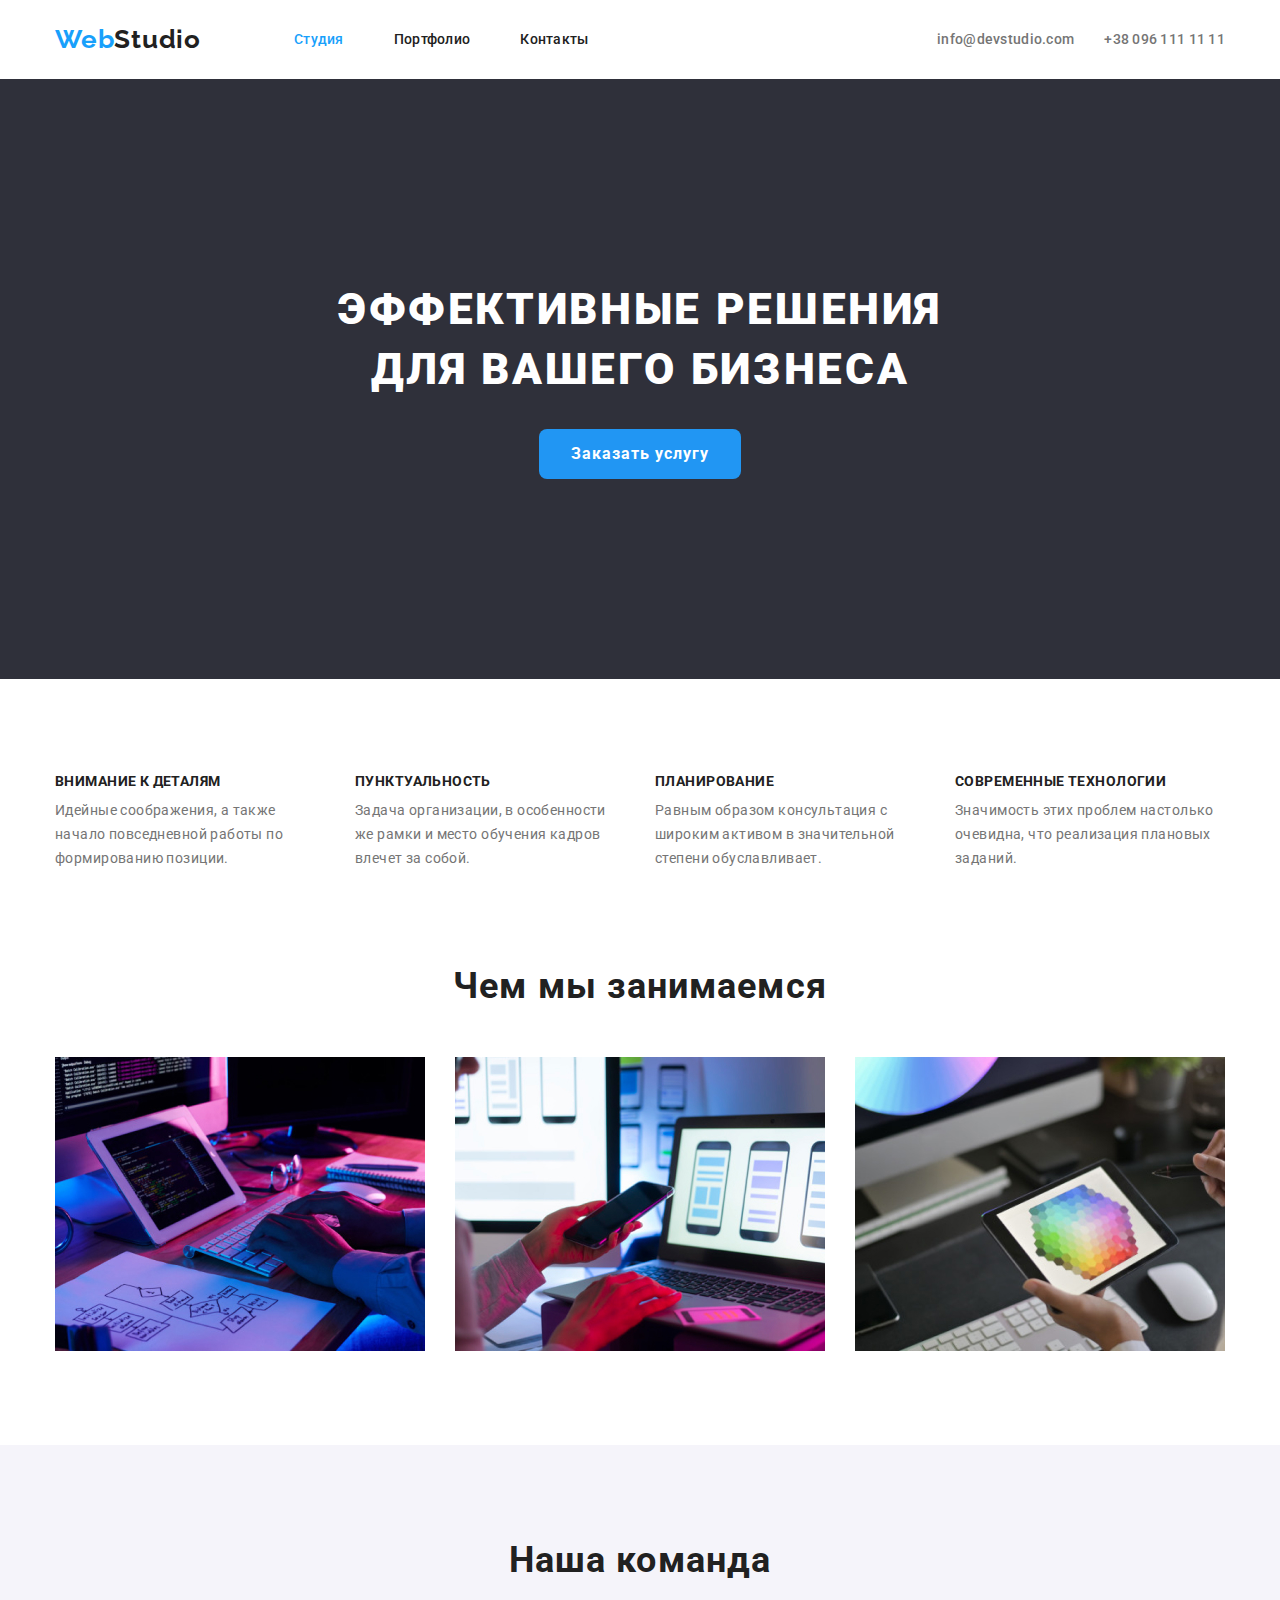
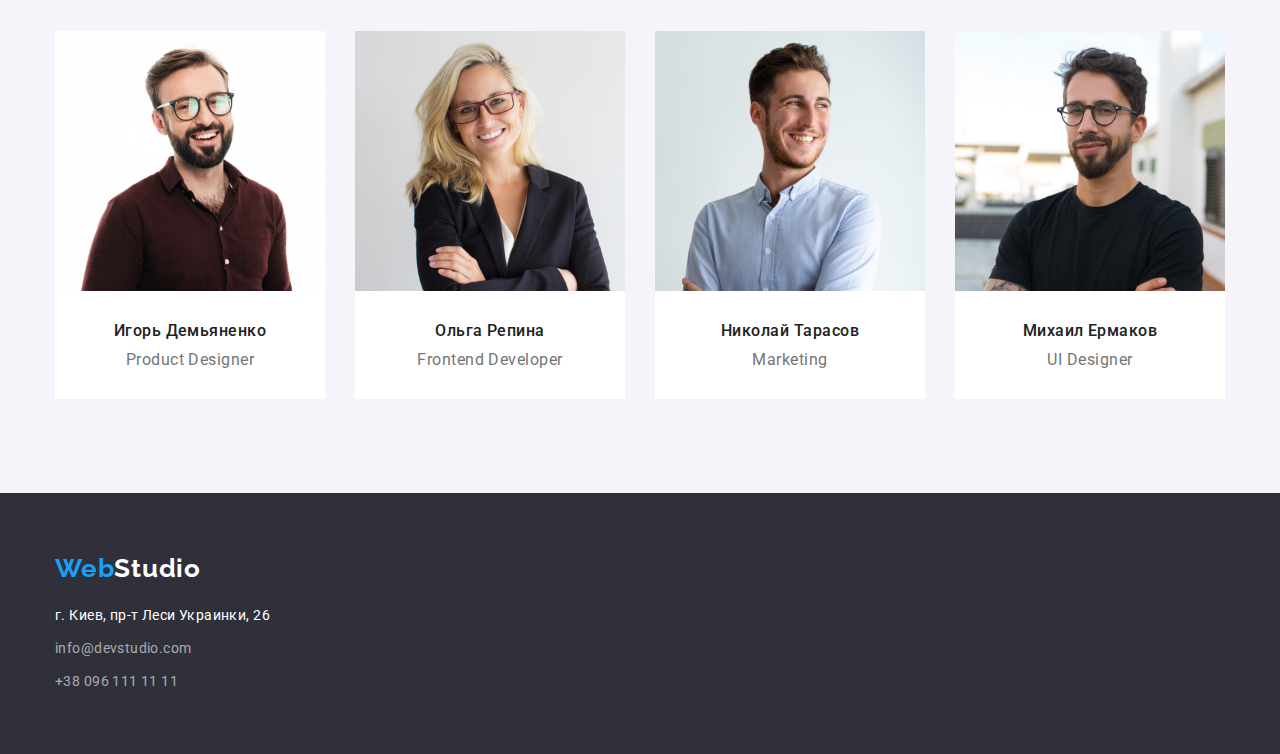
<file: index.html>
<!DOCTYPE html>
<html lang="ru">
  <head>
    <meta charset="UTF-8" />
    <meta name="viewport" content="width=device-width, initial-scale=1.0" />
    <title>Студия</title>
    <link
      rel="stylesheet"
      href="https://cdnjs.cloudflare.com/ajax/libs/modern-normalize/1.0.0/modern-normalize.css"
    />
    <link
      href="https://fonts.googleapis.com/css2?family=Raleway:wght@700&family=Roboto:wght@400;500;700&display=swap"
      rel="stylesheet"
    />
    <link rel="stylesheet" href="./css/styles.css" />
  </head>
  <body>
    <header class="header">
      <div class="container">
        <nav class="navigation">
          <a
            href="./index.html"
            class="logo link"
            aria-label="логотип веб студия"
          >
            <span class="logo-span">Web</span>Studio
          </a>
          <ul class="navigation-list list">
            <li class="navigation-list-item">
              <a href="./index.html" class="navigation-list-link link active">
                Студия
              </a>
            </li>
            <li class="navigation-list-item">
              <a href="./portfolio.html" class="navigation-list-link link">
                Портфолио
              </a>
            </li>
            <li class="navigation-list-item">
              <a href="" class="navigation-list-link link"> Контакты </a>
            </li>
          </ul>
        </nav>
        <address class="contacts">
          <ul class="contacts-list list">
            <li class="contacts-item">
              <a href="mailto:info@devstudio.com" class="contacts-link link">
                info@devstudio.com
              </a>
            </li>
            <li class="contacts-item">
              <a href="tel:+380961111111" class="contacts-link link"
                >+38 096 111 11 11</a
              >
            </li>
          </ul>
        </address>
      </div>
    </header>

    <main class="main">
      <!-- Hero -->
      <section class="hero">
        <div class="container">
          <h1 class="hero-title">Эффективные решения для вашего бизнеса</h1>
          <div class="center">
            <button type="button" class="hero-button">Заказать услугу</button>
          </div>
        </div>
      </section>
      <!-- Basis -->
      <section class="section basis">
        <div class="container">
          <h2 hidden>Базис нашей компании</h2>
          <ul class="basis-list list">
            <li class="basis-list-item">
              <!-- <img src="" alt="Космическая антенна" /> -->
              <h3 class="basis-subject">Внимание к деталям</h3>
              <p class="basis-description">
                Идейные соображения, а также начало повседневной работы по
                формированию позиции.
              </p>
            </li>
            <li class="basis-list-item">
              <!-- <img src="" alt="Циферблат" /> -->
              <h3 class="basis-subject">Пунктуальность</h3>
              <p class="basis-description">
                Задача организации, в особенности же рамки и место обучения
                кадров влечет за собой.
              </p>
            </li>
            <li class="basis-list-item">
              <!-- <img src="" alt="Графики" /> -->
              <h3 class="basis-subject">Планирование</h3>
              <p class="basis-description">
                Равным образом консультация с широким активом в значительной
                степени обуславливает.
              </p>
            </li>
            <li class="basis-list-item">
              <!-- <img src="" alt="Космонавт" /> -->
              <h3 class="basis-subject">Современные технологии</h3>
              <p class="basis-description">
                Значимость этих проблем настолько очевидна, что реализация
                плановых заданий.
              </p>
            </li>
          </ul>
        </div>
      </section>
      <!-- What we do -->
      <section class="section work">
        <div class="container">
          <h2 class="title">Чем мы занимаемся</h2>
          <ul class="work-list list">
            <li class="work-list-item">
              <img
                src="./images/what-we-do/box1.jpg"
                height="294"
                width="370"
                alt="Сотрудник пишет код"
              />
            </li>
            <li class="work-list-item">
              <img
                src="./images/what-we-do/box2.jpg"
                height="294"
                width="370"
                alt="Разработка приложений под мобильные устройства "
              />
            </li>
            <li class="work-list-item">
              <img
                src="./images/what-we-do/box3.jpg"
                height="294"
                width="370"
                alt="Сотрудник работает со стилями и световой палитрой"
              />
            </li>
          </ul>
        </div>
      </section>
      <!-- Our team -->
      <section class="section team">
        <div class="container">
          <h2 class="title">Наша команда</h2>
          <ul class="team-list list">
            <li class="team-list-item">
              <img
                src="./images/out-team/img-1.jpg"
                width="270"
                height="260"
                alt="Игорь Демьяненко"
              />
              <div class="team-content">
                <h3 class="team-subject">Игорь Демьяненко</h3>
                <p lang="en" class="team-description">Product Designer</p>
                <ul class="team-list-socials list">
                  <li class="team-socials-item">
                    <a class="team-socials-link" href=""></a>
                  </li>
                  <li class="team-socials-item">
                    <a class="team-socials-link" href=""></a>
                  </li>
                  <li class="team-socials-item">
                    <a class="team-socials-link" href=""></a>
                  </li>
                  <li class="team-socials-item">
                    <a class="team-socials-link" href=""></a>
                  </li>
                </ul>
              </div>
            </li>
            <li class="team-list-item">
              <img
                src="./images/out-team/img-2.jpg"
                width="270"
                height="260"
                alt="Ольга Репина"
              />
              <div class="team-content">
                <h3 class="team-subject">Ольга Репина</h3>
                <p lang="en" class="team-description">Frontend Developer</p>
                <ul class="team-list-socials list">
                  <li class="team-socials-item">
                    <a class="team-socials-link" href=""></a>
                  </li>
                  <li class="team-socials-item">
                    <a class="team-socials-link" href=""></a>
                  </li>
                  <li class="team-socials-item">
                    <a class="team-socials-link" href=""></a>
                  </li>
                  <li class="team-socials-item">
                    <a class="team-socials-link" href=""></a>
                  </li>
                </ul>
              </div>
            </li>
            <li class="team-list-item">
              <img
                src="./images/out-team/img-3.jpg"
                width="270"
                height="260"
                alt="Николай Тарасов"
              />
              <div class="team-content">
                <h3 class="team-subject">Николай Тарасов</h3>
                <p lang="en" class="team-description">Marketing</p>
                <ul class="team-list-socials list">
                  <li class="team-socials-item">
                    <a class="team-socials-link" href=""></a>
                  </li>
                  <li class="team-socials-item">
                    <a class="team-socials-link" href=""></a>
                  </li>
                  <li class="team-socials-item">
                    <a class="team-socials-link" href=""></a>
                  </li>
                  <li class="team-socials-item">
                    <a class="team-socials-link" href=""></a>
                  </li>
                </ul>
              </div>
            </li>
            <li class="team-list-item">
              <img
                src="./images/out-team/img-4.jpg"
                width="270"
                height="260"
                alt="Михаил Ермаков"
              />
              <div class="team-content">
                <h3 class="team-subject">Михаил Ермаков</h3>
                <p lang="en" class="team-description">UI Designer</p>
                <ul class="team-list-socials list">
                  <li class="team-socials-item">
                    <a class="team-socials-link" href=""></a>
                  </li>
                  <li class="team-socials-item">
                    <a class="team-socials-link" href=""></a>
                  </li>
                  <li class="team-socials-item">
                    <a class="team-socials-link" href=""></a>
                  </li>
                  <li class="team-socials-item">
                    <a class="team-socials-link" href=""></a>
                  </li>
                </ul>
              </div>
            </li>
          </ul>
        </div>
      </section>
    </main>

    <footer class="footer">
      <div class="container">
        <a
          class="footer-logo link"
          href="./index.html"
          aria-label="логотип веб студия"
        >
          <span class="logo-span">Web</span>Studio
        </a>
        <address class="contacts">
          <ul class="contacts-list list">
            <li class="contacts-item">
              <a
                class="contacts-map link"
                href="https://goo.gl/maps/jktWydV6EBxauZdx7"
                target="_blank"
              >
                г. Киев, пр-т Леси Украинки, 26
              </a>
            </li>
            <li class="contacts-item">
              <a href="mailto:info@devstudio.com" class="contacts-link link">
                info@devstudio.com
              </a>
            </li>
            <li class="contacts-item">
              <a href="tel:+380961111111" class="contacts-link link">
                +38 096 111 11 11
              </a>
            </li>
          </ul>
        </address>
      </div>
    </footer>
  </body>
</html>
</file>
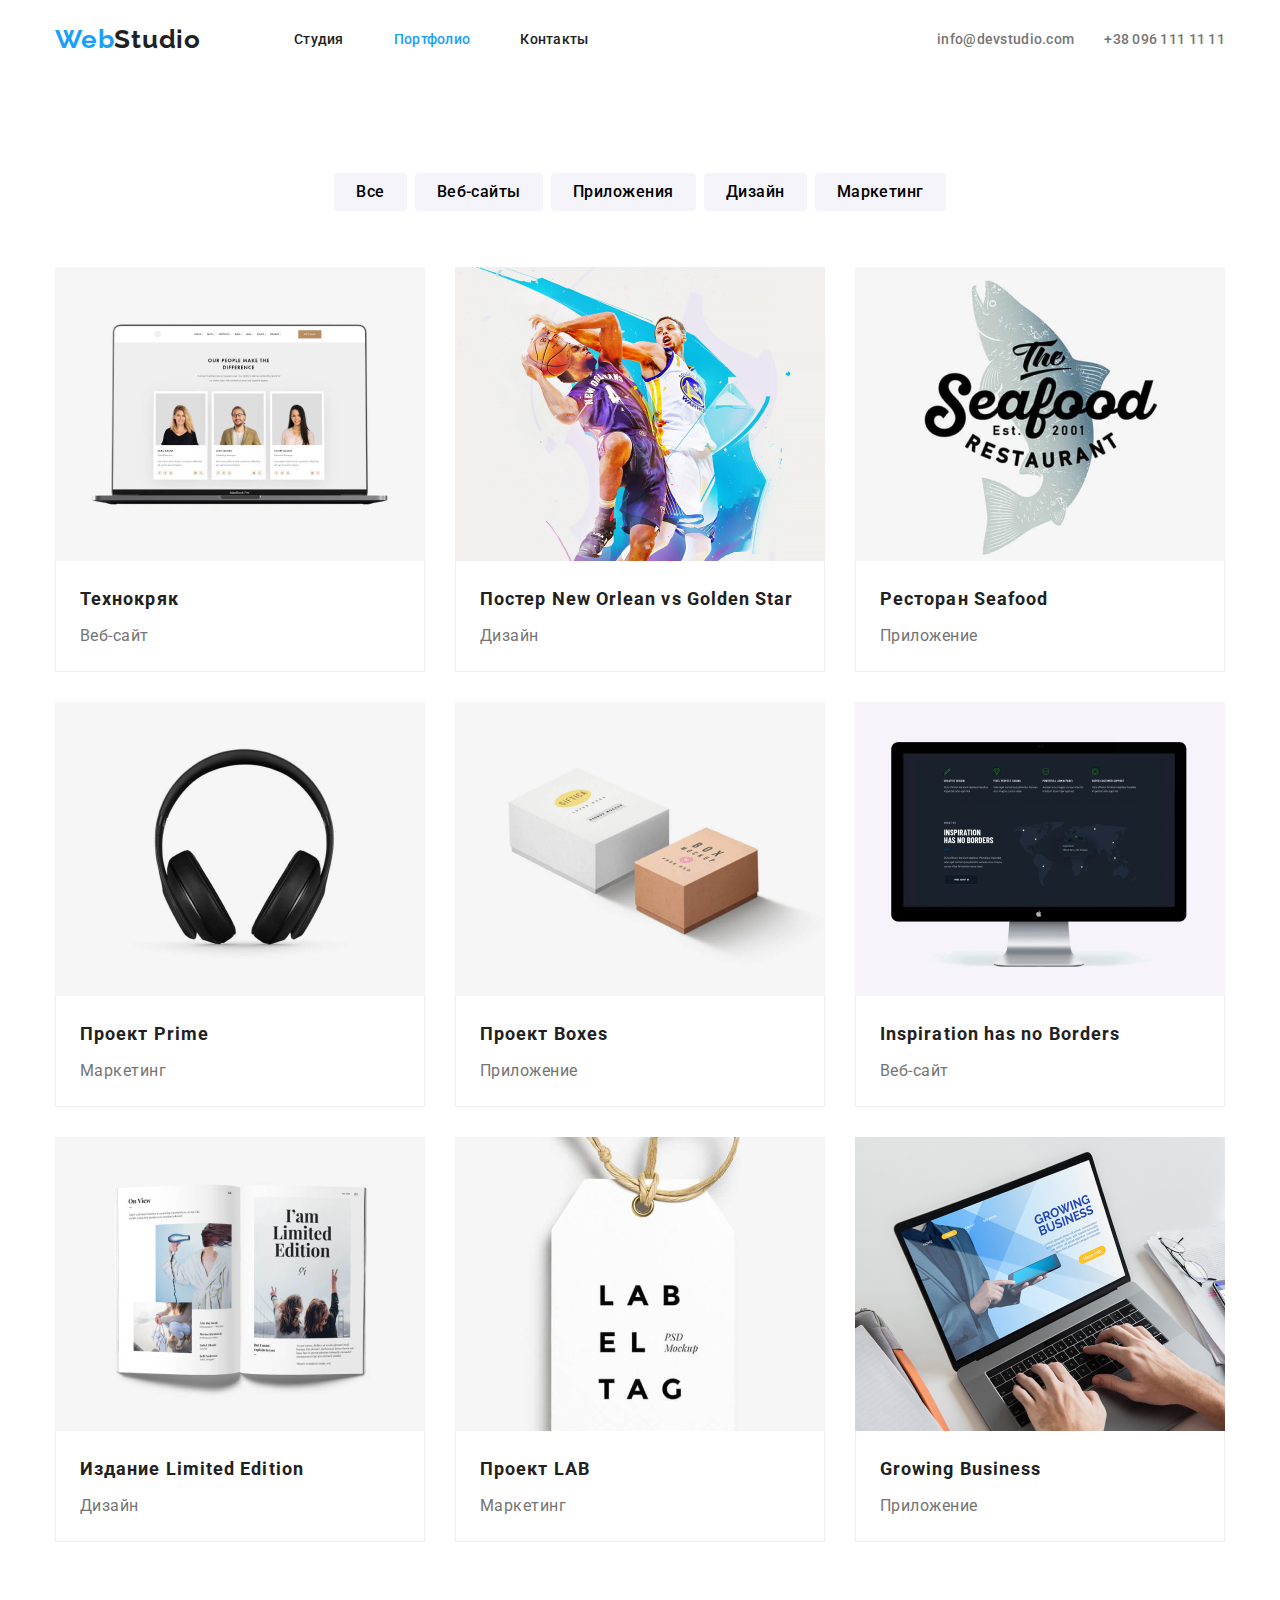
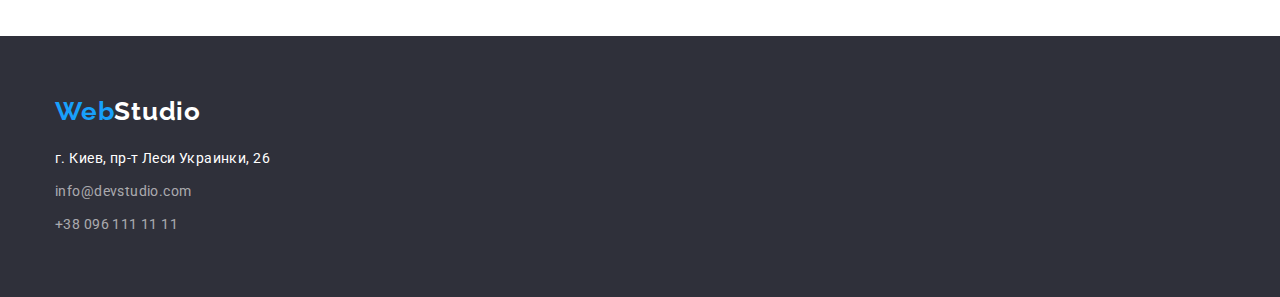
<file: portfolio.html>
<!DOCTYPE html>
<html lang="ru">
  <head>
    <meta charset="UTF-8" />
    <meta name="viewport" content="width=device-width, initial-scale=1.0" />
    <title>Портфолио</title>
    <link
      rel="stylesheet"
      href="https://cdnjs.cloudflare.com/ajax/libs/modern-normalize/1.0.0/modern-normalize.css"
    />
    <link
      href="https://fonts.googleapis.com/css2?family=Raleway:wght@700&family=Roboto:wght@400;500;700&display=swap"
      rel="stylesheet"
    />
    <link rel="stylesheet" href="./css/styles.css" />
  </head>
  <body>
    <header class="header">
      <div class="container">
        <nav class="navigation">
          <a
            href="./index.html"
            class="logo link"
            aria-label="логотип веб студия"
          >
            <span class="logo-span">Web</span>Studio
          </a>
          <ul class="navigation-list list">
            <li class="navigation-list-item">
              <a href="./index.html" class="navigation-list-link link">
                Студия
              </a>
            </li>
            <li class="navigation-list-item">
              <a
                href="./portfolio.html"
                class="navigation-list-link active link"
              >
                Портфолио
              </a>
            </li>
            <li class="navigation-list-item">
              <a href="" class="navigation-list-link link"> Контакты </a>
            </li>
          </ul>
        </nav>
        <address class="contacts">
          <ul class="contacts-list list">
            <li class="contacts-item">
              <a href="mailto:info@devstudio.com" class="contacts-link link">
                info@devstudio.com
              </a>
            </li>
            <li class="contacts-item">
              <a href="tel:+380961111111" class="contacts-link link"
                >+38 096 111 11 11</a
              >
            </li>
          </ul>
        </address>
      </div>
    </header>

    <!-- Our company project -->
    <main class="portfolio">
      <section class="portfolio-gallery container">
        <h1 hidden>Проекте нашей компаний</h1>
        <div class="portfolio-gallery-menu">
          <ul class="filter-list list">
            <li class="filter-list-item">
              <button class="button" type="button">Все</button>
            </li>
            <li class="filter-list-item">
              <button class="button" type="button">Веб-сайты</button>
            </li>
            <li class="filter-list-item">
              <button class="button" type="button">Приложения</button>
            </li>
            <li class="filter-list-item">
              <button class="button" type="button">Дизайн</button>
            </li>
            <li class="filter-list-item">
              <button class="button" type="button">Маркетинг</button>
            </li>
          </ul>
        </div>
        <div class="gallery">
          <ul class="project-list list">
            <li class="project-list-item">
              <img
                src="./images/projects/img1.jpg"
                height="294"
                width="370"
                alt="ноутбук на котором открыт веб-сайт и на глазном фоте 3 сотрудника компании "
              />
              <div class="project-content">
                <h2 class="project-subject">Технокряк</h2>
                <p class="project-subject-type">Веб-сайт</p>
                <!-- <p class="project-description">
                    Технокряк это современная площадка распространения коронавируса.
                    Компании используют эту платформу для цифрового шпионажа и атак на
                    защищённые сервера конкурентов.
                  </p> -->
              </div>
            </li>
            <li class="project-list-item">
              <img
                src="./images/projects/img2.jpg"
                height="294"
                width="370"
                alt="двое спортсменов играют баскетболе"
              />
              <div class="project-content">
                <h2 class="project-subject">
                  Постер <span lang="en">New Orlean vs Golden Star</span>
                </h2>
                <p class="project-subject-type">Дизайн</p>
                <!-- <p class="project-description">
                    Технокряк это современная площадка распространения коронавируса.
                    Компании используют эту платформу для цифрового шпионажа и атак на
                    защищённые сервера конкурентов.
                  </p> -->
              </div>
            </li>
            <li class="project-list-item">
              <img
                src="./images/projects/img3.jpg"
                height="294"
                width="370"
                alt="логотип компаний "
              />
              <div class="project-content">
                <h2 class="project-subject">
                  Ресторан <span lang="en">Seafood</span>
                </h2>
                <p class="project-subject-type">Приложение</p>
                <!-- <p class="project-description">
                    Технокряк это современная площадка распространения коронавируса.
                    Компании используют эту платформу для цифрового шпионажа и атак на
                    защищённые сервера конкурентов.
                  </p> -->
              </div>
            </li>
            <li class="project-list-item">
              <img
                src="./images/projects/img4.jpg"
                height="294"
                width="370"
                alt="большие черные наушники"
              />
              <div class="project-content">
                <h2 class="project-subject">
                  Проект <span lang="en">Prime</span>
                </h2>
                <p class="project-subject-type">Маркетинг</p>
                <!-- <p class="project-description">
                    Технокряк это современная площадка распространения коронавируса.
                    Компании используют эту платформу для цифрового шпионажа и атак на
                    защищённые сервера конкурентов.
                  </p> -->
              </div>
            </li>
            <li class="project-list-item">
              <img
                src="./images/projects/img5.jpg"
                height="294"
                width="370"
                alt="две коробочки — первая большая белая, другая маленькая серая"
              />
              <div class="project-content">
                <h2 class="project-subject">
                  Проект <span lang="en">Boxes</span>
                </h2>
                <p class="project-subject-type">Приложение</p>
                <!-- <p class="project-description">
                    Технокряк это современная площадка распространения коронавируса.
                    Компании используют эту платформу для цифрового шпионажа и атак на
                    защищённые сервера конкурентов.
                  </p> -->
              </div>
            </li>
            <li class="project-list-item">
              <img
                src="./images/projects/img6.jpg"
                height="294"
                width="370"
                alt="главная страница веб-сайта вдохновение не имеет границ"
              />
              <div class="project-content">
                <h2 class="project-subject" lang="en">
                  Inspiration has no Borders
                </h2>
                <p class="project-subject-type">Веб-сайт</p>
                <!-- <p class="project-description">
                    Технокряк это современная площадка распространения коронавируса.
                    Компании используют эту платформу для цифрового шпионажа и атак на
                    защищённые сервера конкурентов.
                  </p> -->
              </div>
            </li>
            <li class="project-list-item">
              <img
                src="./images/projects/img7.jpg"
                height="294"
                width="370"
                alt="страницы книги ограниченного издания "
              />
              <div class="project-content">
                <h2 class="project-subject">
                  Издание <span lang="en">Limited Edition</span>
                </h2>
                <p class="project-subject-type">Дизайн</p>
                <!-- <p class="project-description">
                    Технокряк это современная площадка распространения коронавируса.
                    Компании используют эту платформу для цифрового шпионажа и атак на
                    защищённые сервера конкурентов.
                  </p> -->
              </div>
            </li>
            <li class="project-list-item">
              <img
                src="./images/projects/img8.jpg"
                height="294"
                width="370"
                alt="красивый ярлык "
              />
              <div class="project-content">
                <h2 class="project-subject">
                  Проект <span lang="en">LAB</span>
                </h2>
                <p class="project-subject-type">Маркетинг</p>
                <!-- <p class="project-description">
                    Технокряк это современная площадка распространения коронавируса.
                    Компании используют эту платформу для цифрового шпионажа и атак на
                    защищённые сервера конкурентов.
                  </p> -->
              </div>
            </li>
            <li class="project-list-item">
              <img
                src="./images/projects/img9.jpg"
                height="294"
                width="370"
                alt="демонстрация приложения "
              />
              <div class="project-content">
                <h2 class="project-subject" lang="en">Growing Business</h2>
                <p class="project-subject-type">Приложение</p>
                <!-- <p class="project-description">
                    Технокряк это современная площадка распространения коронавируса.
                    Компании используют эту платформу для цифрового шпионажа и атак на
                    защищённые сервера конкурентов.
                  </p> -->
              </div>
            </li>
          </ul>
        </div>
      </section>
    </main>

    <footer class="footer">
      <div class="container">
        <a
          class="footer-logo link"
          href="./index.html"
          aria-label="логотип веб студия"
        >
          <span class="logo-span">Web</span>Studio
        </a>
        <address class="contacts">
          <ul class="contacts-list list">
            <li class="contacts-item">
              <a
                class="contacts-map link"
                href="https://goo.gl/maps/jktWydV6EBxauZdx7"
                target="_blank"
              >
                г. Киев, пр-т Леси Украинки, 26
              </a>
            </li>
            <li class="contacts-item">
              <a href="mailto:info@devstudio.com" class="contacts-link link">
                info@devstudio.com
              </a>
            </li>
            <li class="contacts-item">
              <a href="tel:+380961111111" class="contacts-link link">
                +38 096 111 11 11
              </a>
            </li>
          </ul>
        </address>
      </div>
    </footer>
  </body>
</html>
</file>
<file: css/styles.css>
/* основной 
color: #212121; 

второстипений 
color: #757575;

дополнительний
color: #FFFFFF;

акцинт 
  color: #2196f3;

*/

/* ================== Root ================== */
:root {
  --main-font: "Open Sans", sans-serif;
  --logo-font: "Raleway", sans-serif;
  --primary-title-color: #212121;
  --primary-white-color: #ffffff;
  --description-color: #757575;
  --accent-color: #18a0fb;
  --transparent-white: rgba(255, 255, 255, 0.6);
}

/* ================== END Root ================== */

/* ================== Global ================== */
/* html {
  box-sizing: border-box;
}


*,
*::before,
*::after {
  box-sizing: inherit;
} */

*,
*::before,
*::after {
  margin: 0;
  padding: 0;
}

body {
  color: var(--primary-title-color);
  font-family: Roboto, sans-serif;
  /* background-color: #1b5074; */
}

img {
  display: block;
}
/* * {
  margin: 0;
  padding: 0;
} */

.container {
  margin-left: auto;
  margin-right: auto;
  width: 1200px;
  padding-left: 15px;
  padding-right: 15px;
  /* background-color: rgba(97, 24, 24, 0.26); */
  /* display: flex; */
}

/* .section {
  padding-top: 94px;
  padding-bottom: 94px;
} */

.flex {
  display: flex;
}

.center {
  text-align: center;
}

.list {
  list-style: none;
}

.link {
  text-decoration: none;
}

.logo-span {
  color: var(--accent-color);
}

.title {
  margin-top: 0;
  margin-bottom: 50px;
  text-align: center;
  font-weight: 700;
  font-size: 36px;
  line-height: 1.167;
  letter-spacing: 0.03em;
}

.bro {
  border: 1px solid orange;
}

.brg {
  border: 1px solid green;
}

/* ul {
  list-style: none;
  margin: 0px;
  padding: 0px;
}

li {
  border: 1px solid rgb(9, 6, 51);
} */

/* ================== END Global ================== */

/* ================== Header ================== */
.header {
  /* padding: 24px; */
  /* background-color: #2f303a; */
}

.header .container {
  margin-left: auto;
  margin-right: auto;
  display: flex;
  align-items: center;
  width: 1200px;
  padding-left: 15px;
  padding-right: 15px;
  padding-top: 24px;
  padding-bottom: 24px;
}

.navigation {
  display: flex;
  align-items: center;
}

.logo {
  margin-right: 93px;
  font-family: var(--logo-font);
  color: var(--primary-title-color);
  font-weight: 700;
  font-size: 26px;
  line-height: 1.192;
  letter-spacing: 0.03em;
}

.navigation-list {
  display: flex;
  /* padding: 0;
  margin: 0; */
}

.navigation-list-item:not(:last-child) {
  margin-right: 50px;
}

.navigation-list-link {
  padding-top: 32px;
  padding-bottom: 32px;
  color: var(--primary-title-color);
  font-weight: 500;
  font-size: 14px;
  line-height: 1.143;
  letter-spacing: 0.02em;
}

.header .contacts {
  font-style: normal;
  margin-left: auto;
}

.header .contacts-list {
  display: flex;
  /* padding: 0;
  margin: 0; */
}

.header .contacts-item:not(:last-child) {
  margin-right: 30px;
}

.header .contacts-link {
  color: var(--description-color);
  font-weight: 500;
  font-size: 14px;
  line-height: 1.142;
  letter-spacing: 0.02em;
}

.navigation-list-link:hover,
.navigation-list-link:focus,
.contacts-link:hover,
.contacts-link:focus {
  color: var(--accent-color);
}

.active {
  color: var(--accent-color);
}

/* ================== END Header ================== */

/* ================== Main ================== */
.main {
}

/* ------------------ Hero ------------------ */
.hero {
  padding: 200px 0;
  background: #2f303a;
  /* времени правка - невидно текста  */
}

.hero-title {
  margin-top: 0;
  margin-bottom: 30px;
  margin-left: auto;
  margin-right: auto;
  color: var(--primary-white-color);
  width: 700px;
  font-weight: 900;
  font-size: 44px;
  line-height: 1.364;
  text-align: center;
  letter-spacing: 0.06em;
  text-transform: uppercase;
}

.hero-button {
  padding: 10px 32px;
  border: 0;
  border-radius: 8px;
  background-color: #2196f3;
  color: var(--primary-white-color);
  font-weight: 700;
  font-size: 16px;
  line-height: 1.857;
  letter-spacing: 0.06em;
}

/* ------------------ END Hero ------------------ */

/* ------------------ Basis ------------------ */
.basis {
  padding-top: 94px;
  padding-bottom: 47px;

  /* background-color: #ffffff; */
}
.basis-list {
  margin: 0;
  padding: 0;
  display: flex;
}
.basis-list-item {
  flex-basis: 270px;
}
.basis-list-item:not(:last-child) {
  margin-right: 30px;
}
.basis-subject {
  margin-top: 0;
  margin-bottom: 10px;

  font-weight: 700;
  font-size: 14px;
  line-height: 1.143;
  letter-spacing: 0.03em;
  text-transform: uppercase;
}
.basis-description {
  margin: 0;
  padding: 0;
  color: var(--description-color);
  font-weight: 400;
  font-size: 14px;
  line-height: 1.714;
  letter-spacing: 0.03em;
}
/* ------------------ END Basis ------------------ */

/* ------------------ Work ------------------ */
.work {
  padding-top: 47px;
  padding-bottom: 94px;

  /* background-color: #ffffff; */
}

.work-list {
  margin: 0;
  padding: 0;
  display: flex;
}

.work-list-item:not(:last-child) {
  margin-right: 30px;
}

/* ------------------ END Work ------------------ */

/* ------------------ END Team ------------------ */
.team {
  padding-top: 94px;
  padding-bottom: 94px;
  background-color: #f5f4fa;
}
/* 
.team-list-img {
  display: inline-block;
  margin-bottom: 30px;
} */

.team-list {
  margin: 0;
  padding: 0;
  display: flex;
  flex-wrap: wrap;
}

.team-list-item {
  background: #ffffff;
}

.team-list-item:not(:last-child) {
  margin-right: 30px;
}

.team-list-item {
  text-align: center;
}

.team-content {
  padding-top: 30px;
  padding-bottom: 30px;
}

.team-subject {
  margin-top: 0;
  margin-bottom: 10px;
  font-weight: 500;
  font-size: 16px;
  line-height: 1.187;
  letter-spacing: 0.03em;
}
.team-description {
  margin: 0;
  color: var(--description-color);
  font-weight: 400;
  font-size: 16px;
  line-height: 1.187;
  letter-spacing: 0.03em;
}

.team-list-socials {
  display: flex;
  padding: 0;
}

.team-socials-item {
  margin-right: 10px;
}

.team-socials-link {
}
/* ------------------ END Team ------------------ */

/* ================== END Main ================== */

/* ================== Footre ================== */

footer {
  background: #2f303a;
}

.footer .container {
  margin-left: auto;
  margin-right: auto;
  /* display: flex; */
  width: 1200px;
  padding-left: 15px;
  padding-right: 15px;
  padding-top: 60px;
  padding-bottom: 60px;
}

.footer-logo {
  display: inline-block;
  margin-bottom: 20px;

  color: var(--primary-white-color);

  font-family: var(--logo-font);
  font-weight: 700;
  font-size: 26px;
  line-height: 1.192;
  letter-spacing: 0.03em;
}

.footer .contacts {
  font-style: normal;
}
.footer .contacts-list {
  margin: 0;
  padding: 0;
}

.footer .contacts-item:not(:last-child) {
  margin-top: 0;
  margin-bottom: 9px;
}

.footer .contacts-map {
  color: var(--primary-white-color);
}

.footer .contacts-link {
  color: var(--transparent-white);
}

.footer .contacts-map,
.footer .contacts-link {
  font-weight: 400;
  font-size: 14px;
  line-height: 1.714;
  letter-spacing: 0.03em;
}

.footer .contacts-link:hover,
.footer .contacts-link:focus {
  color: var(--accent-color);
}
/* ================== END Footre ================== */

/* ================== Portfolio ================== */

.portfolio {
}
/* ------------------ Gallery------------------ */

.portfolio-gallery {
  padding-top: 94px;
  padding-bottom: 94px;
}

.portfolio-gallery-menu {
  display: flex;
  justify-content: center;
  margin-bottom: 56px;
}

.filter-list {
  display: flex;
}

.filter-list-item:not(:last-child) {
  /* border: 1px solid green; */
  margin-right: 8px;
}

.button {
  padding: 6px 22px;
  /* padding-left: 22px;
  padding-right: 22px; */
  border-style: none;
  border-radius: 4px;
  background: #f5f4fa;
  background-color: #f5f4fa;
  font-weight: 500;
  font-size: 16px;
  line-height: 1.625;
  letter-spacing: 0.03em;

  /* font-weight: 500;
    font-size: 16px;
    line-height: 1.625;
    letter-spacing: 0.03em;
    color: var(--black);
    background: #f5f4fa;
    margin-right: 8px;
    border-radius: 4px;
    border: 1px solid; */
}
.button:hover,
.button:focus {
  color: var(--primary-white-color);
  background-color: var(--accent-color);
}

.portfolio-gallery {
}

.project-list {
  display: flex;
  flex-wrap: wrap;
  justify-content: space-between;
}

.project-list-item:not(:nth-last-child(-n + 3)) {
  /* border: 1px solid green; */
  margin-bottom: 30px;
}

.project-list-item {
}

.project-list-item:focus,
.project-list-item:hover {
  background: #ffffff;
  /* border: 1px solid #eeeeee; */
  box-sizing: border-box;
  box-shadow: 0px 1px 1px rgba(0, 0, 0, 0.12), 0px 4px 4px rgba(0, 0, 0, 0.06),
    1px 4px 6px rgba(0, 0, 0, 0.16);
}

.project-content {
  padding: 20px 24px;
  border-bottom: 1px solid #eeeeee;
  border-left: 1px solid #eeeeee;
  border-right: 1px solid #eeeeee;
}
.project-subject {
  margin-bottom: 4px;
  font-weight: 700;
  font-size: 18px;
  line-height: 2;
  letter-spacing: 0.06em;
}
.project-subject-type,
.project-description {
  color: var(--description-color);
  font-weight: 400;
  letter-spacing: 0.03em;
}
.project-subject-type {
  font-size: 16px;
  line-height: 1.875;
}

.project-description {
  font-size: 18px;
  line-height: 1.555;
}
/* ------------------ END Gallery------------------ */

/* ================== END Portfolio ================== */
</file>
